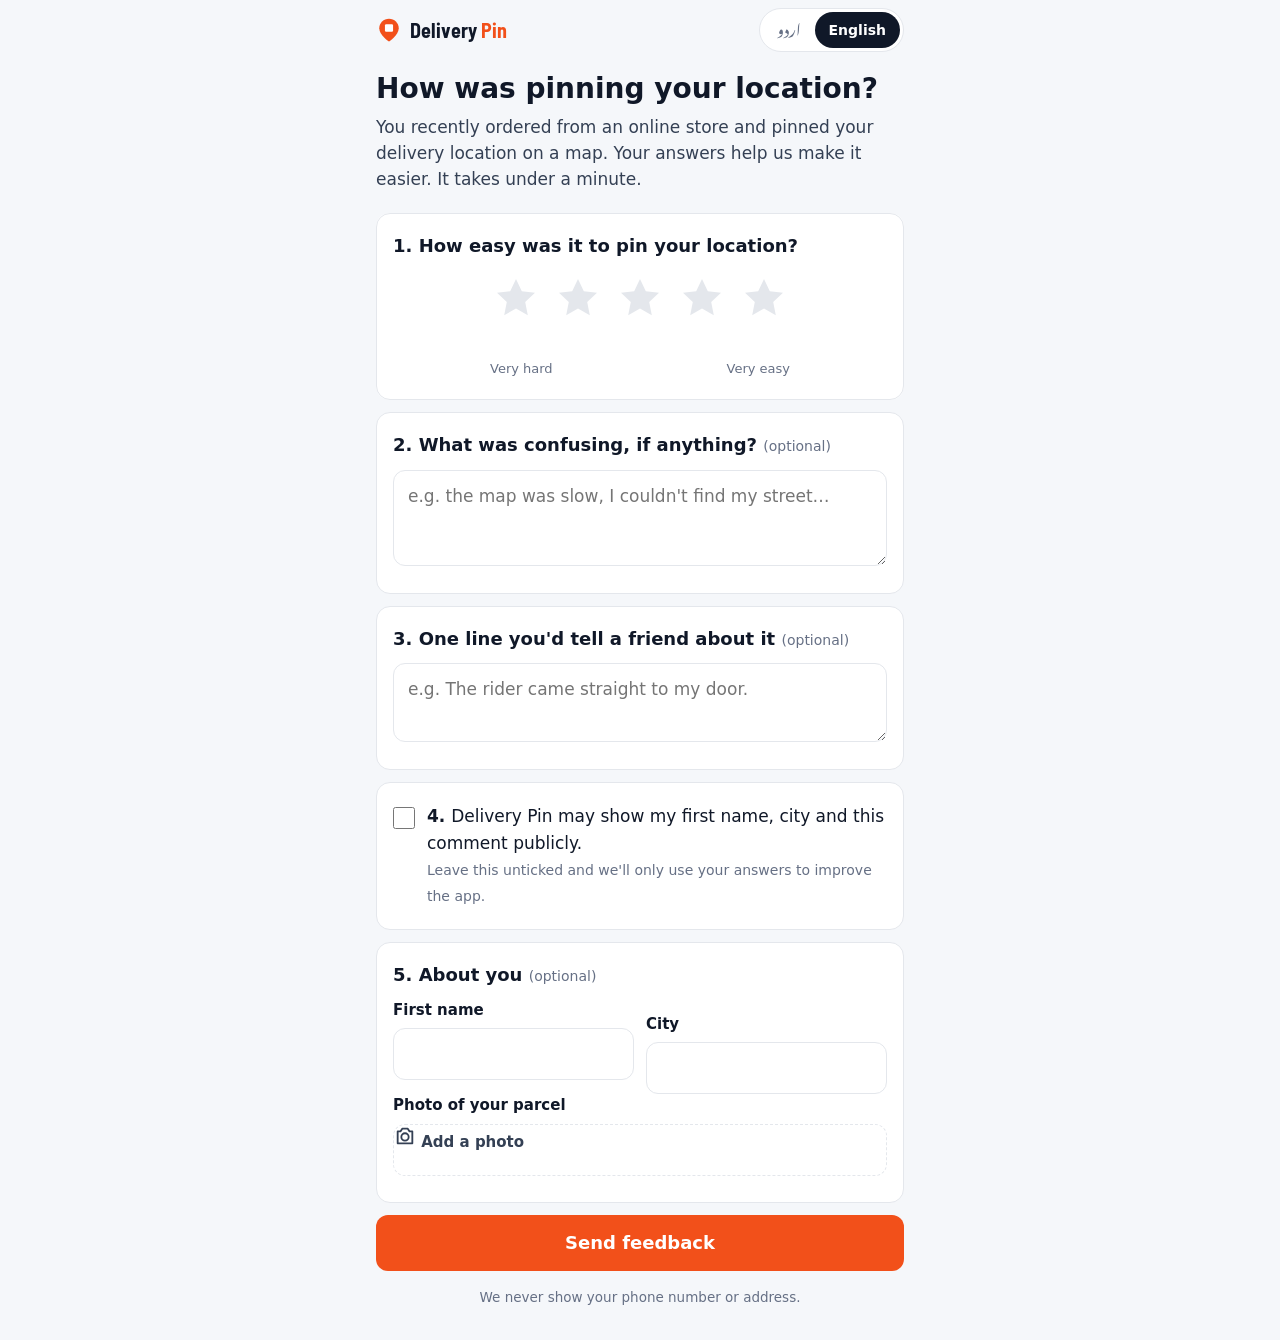
<file: feedback/index.html>
<!doctype html>
<html lang="en" dir="ltr">
<head>
<meta charset="utf-8">
<meta name="viewport" content="width=device-width, initial-scale=1, viewport-fit=cover">
<title>Delivery Pin Feedback</title>
<meta name="description" content="Tell us how pinning your delivery location went. It takes under a minute.">
<meta name="theme-color" content="#F5F7FA">
<meta name="color-scheme" content="light">
<meta name="robots" content="noindex">
<meta property="og:title" content="How was pinning your location?">
<meta property="og:description" content="One minute of feedback on Delivery Pin.">
<link rel="icon" href="data:image/svg+xml,%3Csvg xmlns='http://www.w3.org/2000/svg' viewBox='0 0 32 32'%3E%3Cpath d='M16 2C9.4 2 4 7.2 4 13.7 4 22.4 16 30 16 30s12-7.6 12-16.3C28 7.2 22.6 2 16 2z' fill='%23F2501A'/%3E%3Crect x='11' y='9' width='10' height='9' rx='1.5' fill='%23fff'/%3E%3C/svg%3E">
<link rel="preconnect" href="https://fonts.googleapis.com">
<link rel="preconnect" href="https://fonts.gstatic.com" crossorigin>
<link rel="stylesheet" href="https://fonts.googleapis.com/css2?family=Barlow+Semi+Condensed:wght@700&family=Noto+Nastaliq+Urdu:wght@400;600&display=swap">
<style>
:root {
  --accent: #F2501A;
  --accent-ink: #C83C0C;
  --ink: #101828;
  --ink-2: #344054;
  --ink-3: #667085;
  --set: #F5F7FA;
  --card: #FFFFFF;
  --line: #E4E7EC;
  --soft: #FDEEE8;
  --star: #F5A524;
  --error: #B42318;
  --display: Bahnschrift, "Barlow Semi Condensed", "DIN Alternate", "Arial Narrow", sans-serif;
  --ui: "Segoe UI Variable Text", "Segoe UI", system-ui, -apple-system, Roboto, "Helvetica Neue", Arial, sans-serif;
  --urdu: "Noto Nastaliq Urdu", "Jameel Noori Nastaleeq", "Urdu Typesetting", serif;
  color-scheme: light;
}
* { box-sizing: border-box; }
html { -webkit-text-size-adjust: 100%; }
body { margin: 0; background: var(--set); color: var(--ink); font: 400 17px/1.55 var(--ui); }
[lang="ur"] body, body[lang="ur"] { font-family: var(--urdu); line-height: 2.1; font-size: 17px; }
h1, h2, p { margin: 0; }
.wrap { max-width: 560px; margin: 0 auto; padding: 0 16px; }

.top { display: flex; align-items: center; justify-content: space-between; height: 60px; }
.brand { display: inline-flex; align-items: center; gap: 8px; font: 700 20px/1 var(--display); color: var(--ink); direction: ltr; }
.brand b { color: var(--accent); font-weight: 700; }
.lang { display: inline-flex; background: var(--card); border: 1px solid var(--line); border-radius: 999px; padding: 3px; direction: ltr; }
.lang button { border: 0; background: none; font: 600 14px/1 var(--ui); color: var(--ink-3); padding: 8px 14px; border-radius: 999px; cursor: pointer; min-height: 36px; }
.lang button[lang="ur"] { font-family: var(--urdu); font-size: 15px; line-height: 1; padding-top: 4px; padding-bottom: 10px; }
.lang button[aria-pressed="true"] { background: var(--ink); color: #fff; }

.intro { padding: 12px 0 20px; }
h1 { font-size: 28px; line-height: 1.2; font-weight: 700; }
[lang="ur"] h1 { font-size: 26px; line-height: 1.9; font-weight: 600; }
.lede { margin-top: 8px; color: var(--ink-2); }

.card { background: var(--card); border: 1px solid var(--line); border-radius: 14px; padding: 20px 16px; margin-bottom: 12px; }
fieldset.card { min-width: 0; }
.q { display: block; font-weight: 650; font-size: 18px; line-height: 1.35; padding: 0; margin-bottom: 12px; }
[lang="ur"] .q { font-weight: 600; line-height: 2; }
legend.q { float: inline-start; width: 100%; }
legend.q + * { clear: both; }
.opt-tag { font-weight: 400; font-size: 14px; color: var(--ink-3); }
.hint { font-size: 14px; color: var(--ink-3); margin-top: 6px; }

/* Stars: always 1..5 left to right */
.stars { display: flex; gap: 6px; direction: ltr; justify-content: center; }
.stars input { position: absolute; opacity: 0; width: 1px; height: 1px; }
.stars label { cursor: pointer; padding: 4px; border-radius: 10px; line-height: 0; }
.stars svg { width: 48px; height: 48px; fill: var(--line); transition: fill .12s ease, transform .12s ease; }
.stars label.on svg { fill: var(--star); }
.stars label:active svg { transform: scale(.92); }
.stars input:focus-visible + label { outline: 3px solid rgba(242, 80, 26, .45); }
.rating-word { text-align: center; min-height: 1.6em; margin-top: 4px; font-weight: 600; color: var(--ink-2); }
.scale { display: flex; justify-content: space-between; direction: ltr; font-size: 13px; color: var(--ink-3); max-width: 300px; margin: 2px auto 0; }

.choices { display: grid; gap: 8px; }
.choice { position: relative; }
.choice input { position: absolute; opacity: 0; }
.choice span { display: flex; align-items: center; gap: 12px; min-height: 52px; padding: 10px 14px; border: 1.5px solid var(--line); border-radius: 12px; cursor: pointer; }
.choice span::before { content: ""; flex: none; width: 20px; height: 20px; border-radius: 50%; border: 2px solid var(--line); background: #fff; }
.choice input:checked + span { border-color: var(--accent); background: var(--soft); }
.choice input:checked + span::before { border: 6px solid var(--accent); }
.choice input:focus-visible + span { outline: 3px solid rgba(242, 80, 26, .45); outline-offset: 2px; }

textarea, input[type="text"] { width: 100%; font: inherit; color: var(--ink); background: #fff; border: 1.5px solid var(--line); border-radius: 12px; padding: 12px 14px; }
textarea { min-height: 96px; resize: vertical; }
textarea:focus, input[type="text"]:focus { outline: none; border-color: var(--accent); box-shadow: 0 0 0 3px rgba(242, 80, 26, .18); }
.field + .field { margin-top: 14px; }
.field label { display: block; font-weight: 600; font-size: 15px; margin-bottom: 6px; }
.row { display: grid; grid-template-columns: 1fr 1fr; gap: 12px; }

.photo-pick { display: flex; align-items: center; justify-content: center; gap: 8px; min-height: 52px; border: 1.5px dashed var(--line); border-radius: 12px; cursor: pointer; color: var(--ink-2); font-weight: 600; }
.photo-pick:hover { border-color: var(--accent); }
.photo-pick input { position: absolute; opacity: 0; width: 1px; height: 1px; }
.photo-pick:focus-within { outline: 3px solid rgba(242, 80, 26, .45); }
.preview { display: flex; align-items: center; gap: 12px; }
.preview img { width: 88px; height: 88px; object-fit: cover; border-radius: 10px; border: 1px solid var(--line); }
.link-btn { background: none; border: 0; color: var(--accent-ink); font: inherit; font-weight: 600; text-decoration: underline; cursor: pointer; padding: 8px 0; }

.consent { display: flex; gap: 12px; align-items: flex-start; cursor: pointer; }
.consent input { flex: none; width: 22px; height: 22px; margin: 4px 0 0; accent-color: var(--accent); }
[lang="ur"] .consent input { margin-top: 10px; }
.consent b { font-weight: 600; }

.btn { display: flex; align-items: center; justify-content: center; width: 100%; min-height: 56px; border: 0; border-radius: 12px; background: var(--accent); color: #fff; font: 650 18px/1 var(--ui); cursor: pointer; margin-top: 8px; }
[lang="ur"] .btn { font-family: var(--urdu); font-weight: 600; padding-bottom: 8px; }
.btn:hover { background: var(--accent-ink); }
.btn[disabled] { opacity: .6; cursor: progress; }
.btn:focus-visible { outline: 3px solid rgba(242, 80, 26, .45); outline-offset: 2px; }
.error { color: var(--error); font-weight: 600; margin-top: 10px; text-align: center; }
.fine { font-size: 13.5px; color: var(--ink-3); text-align: center; margin: 16px 0 32px; }
/* Visually hidden; no offset, which in RTL would widen the page */
.hp { position: absolute; width: 1px; height: 1px; overflow: hidden; clip-path: inset(50%); white-space: nowrap; }

.thanks { text-align: center; padding: 40px 0 24px; }
.thanks .tick { width: 72px; height: 72px; margin: 0 auto 16px; border-radius: 50%; background: var(--soft); display: grid; place-items: center; }
.thanks .tick svg { width: 36px; height: 36px; stroke: var(--accent); }
.thanks p { margin-top: 8px; color: var(--ink-2); }
[hidden] { display: none !important; }

@media (max-width: 360px) { .stars svg { width: 42px; height: 42px; } .row { grid-template-columns: 1fr; } }
</style>
</head>
<body>
<div class="wrap">
  <header class="top">
    <span class="brand">
      <svg viewBox="0 0 32 32" width="26" height="26" aria-hidden="true"><path d="M16 2C9.4 2 4 7.2 4 13.7 4 22.4 16 30 16 30s12-7.6 12-16.3C28 7.2 22.6 2 16 2z" fill="#F2501A"/><rect x="11" y="9" width="10" height="9" rx="1.5" fill="#fff"/></svg>
      <span>Delivery <b>Pin</b></span>
    </span>
    <div class="lang" role="group" aria-label="Language">
      <button type="button" lang="ur" data-lang="ur" aria-pressed="false">اردو</button>
      <button type="button" lang="en" data-lang="en" aria-pressed="true">English</button>
    </div>
  </header>

  <main id="form-view">
    <div class="intro">
      <h1 data-t="title"></h1>
      <p class="lede" data-t="intro"></p>
    </div>

    <form id="feedback" novalidate>
      <fieldset class="card" style="border:1px solid var(--line);margin:0 0 12px">
        <legend class="q"><span>1. </span><span data-t="q1"></span></legend>
        <div class="stars" id="stars"></div>
        <p class="rating-word" id="rating-word" aria-live="polite"></p>
        <div class="scale" aria-hidden="true"><span data-t="scaleLow"></span><span data-t="scaleHigh"></span></div>
      </fieldset>

      <!--
      <fieldset class="card" style="border:1px solid var(--line);margin:0 0 12px">
        <legend class="q"><span>2. </span><span data-t="q2"></span></legend>
        <div class="choices">
          <label class="choice"><input type="radio" name="rider" value="no_call"><span data-t="riderNo"></span></label>
          <label class="choice"><input type="radio" name="rider" value="called_once"><span data-t="riderOnce"></span></label>
          <label class="choice"><input type="radio" name="rider" value="called_a_lot"><span data-t="riderLot"></span></label>
        </div>
      </fieldset>
      -->

      <div class="card">
        <label class="q" for="confusing"><span>2. </span><span data-t="q3"></span> <span class="opt-tag" data-t="optional"></span></label>
        <textarea id="confusing" name="confusing" maxlength="1000" data-ph="q3ph"></textarea>
      </div>

      <div class="card">
        <label class="q" for="testimonial"><span>3. </span><span data-t="q4"></span> <span class="opt-tag" data-t="optional"></span></label>
        <textarea id="testimonial" name="testimonial" maxlength="300" data-ph="q4ph" style="min-height:72px"></textarea>
      </div>

      <div class="card">
        <label class="consent">
          <input type="checkbox" id="consent" name="consent">
          <span><b>4. </b><span data-t="consent"></span><br><span class="hint" data-t="consentFine"></span></span>
        </label>
      </div>

      <div class="card">
        <p class="q"><span>5. </span><span data-t="about"></span> <span class="opt-tag" data-t="optional"></span></p>
        <div class="row">
          <div class="field"><label for="first-name" data-t="firstName"></label><input type="text" id="first-name" name="firstName" maxlength="40" autocomplete="given-name"></div>
          <div class="field"><label for="city" data-t="city"></label><input type="text" id="city" name="city" maxlength="60" autocomplete="address-level2"></div>
        </div>
        <div class="field">
          <span style="display:block;font-weight:600;font-size:15px;margin-bottom:6px" data-t="photo"></span>
          <label class="photo-pick" id="photo-pick">
            <svg viewBox="0 0 24 24" width="22" height="22" fill="none" stroke="currentColor" stroke-width="2" stroke-linecap="round" stroke-linejoin="round" aria-hidden="true"><path d="M4 7h3l2-3h6l2 3h3v13H4z"/><circle cx="12" cy="13" r="4"/></svg>
            <span data-t="addPhoto"></span>
            <input type="file" id="photo" accept="image/*">
          </label>
          <div class="preview" id="preview" hidden>
            <img id="preview-img" alt="">
            <button type="button" class="link-btn" id="remove-photo" data-t="removePhoto"></button>
          </div>
        </div>
      </div>

      <div class="hp" aria-hidden="true"><label>Website <input type="text" name="website" tabindex="-1" autocomplete="off"></label></div>

      <button class="btn" type="submit" id="submit" data-t="submit"></button>
      <p class="error" id="error" role="alert" hidden></p>
      <p class="fine" data-t="privacy"></p>
    </form>
  </main>

  <main id="thanks-view" class="thanks" hidden>
    <div class="tick"><svg viewBox="0 0 24 24" fill="none" stroke-width="2.5" stroke-linecap="round" stroke-linejoin="round" aria-hidden="true"><path d="M5 12.5l4.5 4.5L19 7.5"/></svg></div>
    <h1 data-t="thanksTitle" tabindex="-1"></h1>
    <p data-t="thanksBody"></p>
  </main>
</div>

<script>
(() => {
  // Same Apps Script web app as the pilot page (marketing/pilot-backend/Code.gs handles type "feedback").
  const ENDPOINT = "https://script.google.com/macros/s/AKfycbwmIqcdA8RkcN_R72pQu6njb-L02fIJS8QjAHhVNjtxoeX45uqCajFAgcVqN2l13lHr6Q/exec";
  const PAGE = "feedback-v1";
  // Link format: .../feedback/?s=alayajunior&o=1234  (s = store key below, o = order number or your own ref)
  const STORES = { alayajunior: { en: "Alaya Junior", ur: "Alaya Junior" } };

  const T = {
    en: {
      title: "How was pinning your location?",
      intro: "You recently ordered from {store} and pinned your delivery location on a map. Your answers help us make it easier. It takes under a minute.",
      storeFallback: "an online store",
      q1: "How easy was it to pin your location?",
      scaleLow: "Very hard", scaleHigh: "Very easy",
      words: ["Very hard", "Hard", "OK", "Easy", "Very easy"],
      starOf: "{n} of 5",
      // q2: "Did the rider find you without calling for directions?",
      // riderNo: "Yes, no call needed", riderOnce: "Had to call once", riderLot: "Had to call a lot",
      q3: "What was confusing, if anything?",
      q3ph: "e.g. the map was slow, I couldn't find my street…",
      q4: "One line you'd tell a friend about it",
      q4ph: "e.g. The rider came straight to my door.",
      optional: "(optional)",
      consent: "Delivery Pin may show my first name, city and this comment publicly.",
      consentFine: "Leave this unticked and we'll only use your answers to improve the app.",
      about: "About you",
      firstName: "First name", city: "City",
      photo: "Photo of your parcel", addPhoto: "Add a photo", removePhoto: "Remove photo",
      submit: "Send feedback", sending: "Sending…",
      errRating: "Please choose a star rating.",
      // errRider: "Please answer the rider question.",
      errSend: "Couldn't send. Check your connection and try again.",
      errPhoto: "That photo couldn't be read. Try another one.",
      privacy: "We never show your phone number or address.",
      thanksTitle: "Thank you!",
      thanksBody: "Your feedback helps make deliveries easier for everyone.",
    },
    ur: {
      title: "لوکیشن پن کرنے کا تجربہ کیسا رہا؟",
      intro: "آپ نے حال ہی میں {store} سے آرڈر کیا اور نقشے پر اپنی ڈیلیوری لوکیشن پن کی۔ آپ کے جوابات اسے مزید آسان بنانے میں ہماری مدد کریں گے۔ اس میں ایک منٹ سے بھی کم وقت لگے گا۔",
      storeFallback: "ایک آن لائن اسٹور",
      q1: "اپنی لوکیشن پن کرنا کتنا آسان تھا؟",
      scaleLow: "بہت مشکل", scaleHigh: "بہت آسان",
      words: ["بہت مشکل", "مشکل", "ٹھیک", "آسان", "بہت آسان"],
      starOf: "5 میں سے {n}",
      // q2: "کیا رائیڈر نے راستہ پوچھنے کے لیے کال کیے بغیر آپ کو ڈھونڈ لیا؟",
      // riderNo: "جی ہاں، کال کی ضرورت نہیں پڑی", riderOnce: "ایک بار کال کرنی پڑی", riderLot: "کئی بار کال کرنی پڑی",
      q3: "اگر کوئی چیز سمجھنے میں مشکل لگی تو وہ کیا تھی؟",
      q3ph: "مثلاً نقشہ آہستہ کھلا، اپنی گلی نہیں مل رہی تھی…",
      q4: "اس کے بارے میں کسی دوست کو ایک جملے میں کیا بتائیں گے؟",
      q4ph: "مثلاً رائیڈر سیدھا میرے دروازے تک آ گیا۔",
      optional: "(اختیاری)",
      consent: "Delivery Pin میرا پہلا نام، شہر اور یہ رائے عوامی طور پر دکھا سکتا ہے۔",
      consentFine: "اگر آپ یہ نشان نہ لگائیں تو ہم آپ کے جوابات صرف ایپ کو بہتر بنانے کے لیے استعمال کریں گے۔",
      about: "آپ کے بارے میں",
      firstName: "پہلا نام", city: "شہر",
      photo: "اپنے پارسل کی تصویر", addPhoto: "تصویر شامل کریں", removePhoto: "تصویر ہٹائیں",
      submit: "رائے بھیجیں", sending: "بھیجا جا رہا ہے…",
      errRating: "براہ کرم ستاروں سے ریٹنگ دیں۔",
      // errRider: "براہ کرم رائیڈر والے سوال کا جواب دیں۔",
      errSend: "رائے نہیں بھیجی جا سکی۔ انٹرنیٹ چیک کر کے دوبارہ کوشش کریں۔",
      errPhoto: "یہ تصویر نہیں کھل سکی۔ کوئی اور تصویر آزمائیں۔",
      privacy: "ہم آپ کا فون نمبر یا پتا کبھی ظاہر نہیں کریں گے۔",
      thanksTitle: "شکریہ!",
      thanksBody: "آپ کی رائے سب کے لیے ڈیلیوری کو آسان بنانے میں مدد کرتی ہے۔",
    },
  };

  const params = new URLSearchParams(location.search);
  const storeKey = (params.get("s") || "").toLowerCase().replace(/[^a-z0-9-]/g, "").slice(0, 40);
  const orderRef = (params.get("o") || "").replace(/[^\w#-]/g, "").slice(0, 30);
  const doneKey = "dp-feedback:" + storeKey + ":" + orderRef;
  const loadedAt = Date.now();
  const store = (key) => { try { return localStorage.getItem(key); } catch (e) { return null; } };
  const save = (key, value) => { try { localStorage.setItem(key, value); } catch (e) {} };

  let lang = params.get("lang") === "ur" ? "ur" : "en";
  let rating = 0;
  let photo = null; // JPEG data URL, already shrunk

  const $ = (id) => document.getElementById(id);
  const t = (key) => T[lang][key];

  // Stars
  const starPath = "M12 2.5l2.9 6.1 6.6.8-4.9 4.6 1.3 6.6L12 17.3l-5.9 3.3 1.3-6.6-4.9-4.6 6.6-.8z";
  for (let n = 1; n <= 5; n++) {
    const input = document.createElement("input");
    Object.assign(input, { type: "radio", name: "rating", value: String(n), id: "star-" + n });
    const label = document.createElement("label");
    label.htmlFor = input.id;
    label.innerHTML = '<svg viewBox="0 0 24 24" aria-hidden="true"><path d="' + starPath + '"/></svg><span class="hp"></span>';
    input.addEventListener("change", () => { rating = n; paintStars(); hideError(); });
    $("stars").append(input, label);
  }
  function paintStars() {
    $("stars").querySelectorAll("label").forEach((label, i) => label.classList.toggle("on", i < rating));
    $("rating-word").textContent = rating ? t("words")[rating - 1] : "";
  }

  function render() {
    document.documentElement.lang = lang;
    document.documentElement.dir = lang === "ur" ? "rtl" : "ltr";
    const storeName = STORES[storeKey] ? STORES[storeKey][lang] : t("storeFallback");
    document.querySelectorAll("[data-t]").forEach((el) => { el.textContent = t(el.dataset.t).replace("{store}", storeName); });
    document.querySelectorAll("[data-ph]").forEach((el) => { el.placeholder = t(el.dataset.ph); });
    $("stars").querySelectorAll("label .hp").forEach((span, i) => { span.textContent = t("starOf").replace("{n}", i + 1); });
    document.querySelectorAll(".lang button").forEach((b) => b.setAttribute("aria-pressed", String(b.dataset.lang === lang)));
    paintStars();
    if (!$("error").hidden && $("error").dataset.key) $("error").textContent = t($("error").dataset.key);
  }
  document.querySelectorAll(".lang button").forEach((b) => b.addEventListener("click", () => {
    lang = b.dataset.lang; render();
  }));

  function showError(key) { const el = $("error"); el.dataset.key = key; el.textContent = t(key); el.hidden = false; }
  function hideError() { $("error").hidden = true; }
  document.querySelectorAll('input[name="rider"]').forEach((r) => r.addEventListener("change", hideError));

  // Photo: shrink to at most 1280px JPEG in the browser so the upload stays small on mobile data.
  $("photo").addEventListener("change", async () => {
    const file = $("photo").files[0];
    $("photo").value = "";
    if (!file) return;
    try {
      photo = await shrink(file, 1280, 0.8);
      $("preview-img").src = photo;
      $("preview").hidden = false;
      $("photo-pick").hidden = true;
      hideError();
    } catch (e) {
      photo = null;
      showError("errPhoto");
    }
  });
  $("remove-photo").addEventListener("click", () => {
    photo = null; $("preview").hidden = true; $("photo-pick").hidden = false; $("preview-img").removeAttribute("src");
  });
  function shrink(file, max, quality) {
    return new Promise((resolve, reject) => {
      const url = URL.createObjectURL(file);
      const img = new Image();
      img.onload = () => {
        const scale = Math.min(1, max / Math.max(img.naturalWidth, img.naturalHeight));
        const canvas = document.createElement("canvas");
        canvas.width = Math.round(img.naturalWidth * scale);
        canvas.height = Math.round(img.naturalHeight * scale);
        canvas.getContext("2d").drawImage(img, 0, 0, canvas.width, canvas.height);
        URL.revokeObjectURL(url);
        const data = canvas.toDataURL("image/jpeg", quality);
        data.length > 50 ? resolve(data) : reject(new Error("empty"));
      };
      img.onerror = () => { URL.revokeObjectURL(url); reject(new Error("decode")); };
      img.src = url;
    });
  }

  $("feedback").addEventListener("submit", async (event) => {
    event.preventDefault();
    const form = event.currentTarget;
    const rider = (form.querySelector('input[name="rider"]:checked') || {}).value || "";
    if (!rating) { showError("errRating"); $("star-1").focus(); return; }
    // if (!rider) { showError("errRider"); form.querySelector('input[name="rider"]').focus(); return; }
    hideError();

    const body = {
      type: "feedback", page: PAGE, lang, store: storeKey, order: orderRef,
      rating, rider,
      confusing: form.confusing.value.trim(),
      testimonial: form.testimonial.value.trim(),
      consent: form.consent.checked,
      firstName: form.firstName.value.trim(),
      city: form.city.value.trim(),
      photo,
      website: form.website.value,
      elapsed: Date.now() - loadedAt,
    };
    const button = $("submit");
    button.disabled = true; button.textContent = t("sending");
    try {
      const controller = new AbortController();
      const timer = setTimeout(() => controller.abort(), 30000);
      const response = await fetch(ENDPOINT, { method: "POST", body: JSON.stringify(body), headers: { "Content-Type": "text/plain;charset=utf-8" }, signal: controller.signal });
      clearTimeout(timer);
      const result = await response.json();
      if (!result.ok) throw new Error(result.error || "failed");
      save(doneKey, "1");
      showThanks();
    } catch (e) {
      showError("errSend");
    } finally {
      button.disabled = false; button.textContent = t("submit");
    }
  });

  function showThanks() {
    $("form-view").hidden = true;
    $("thanks-view").hidden = false;
    window.scrollTo(0, 0);
    $("thanks-view").querySelector("h1").focus();
  }

  render();
  if (orderRef && store(doneKey)) showThanks();
})();
</script>
</body>
</html>
</file>
